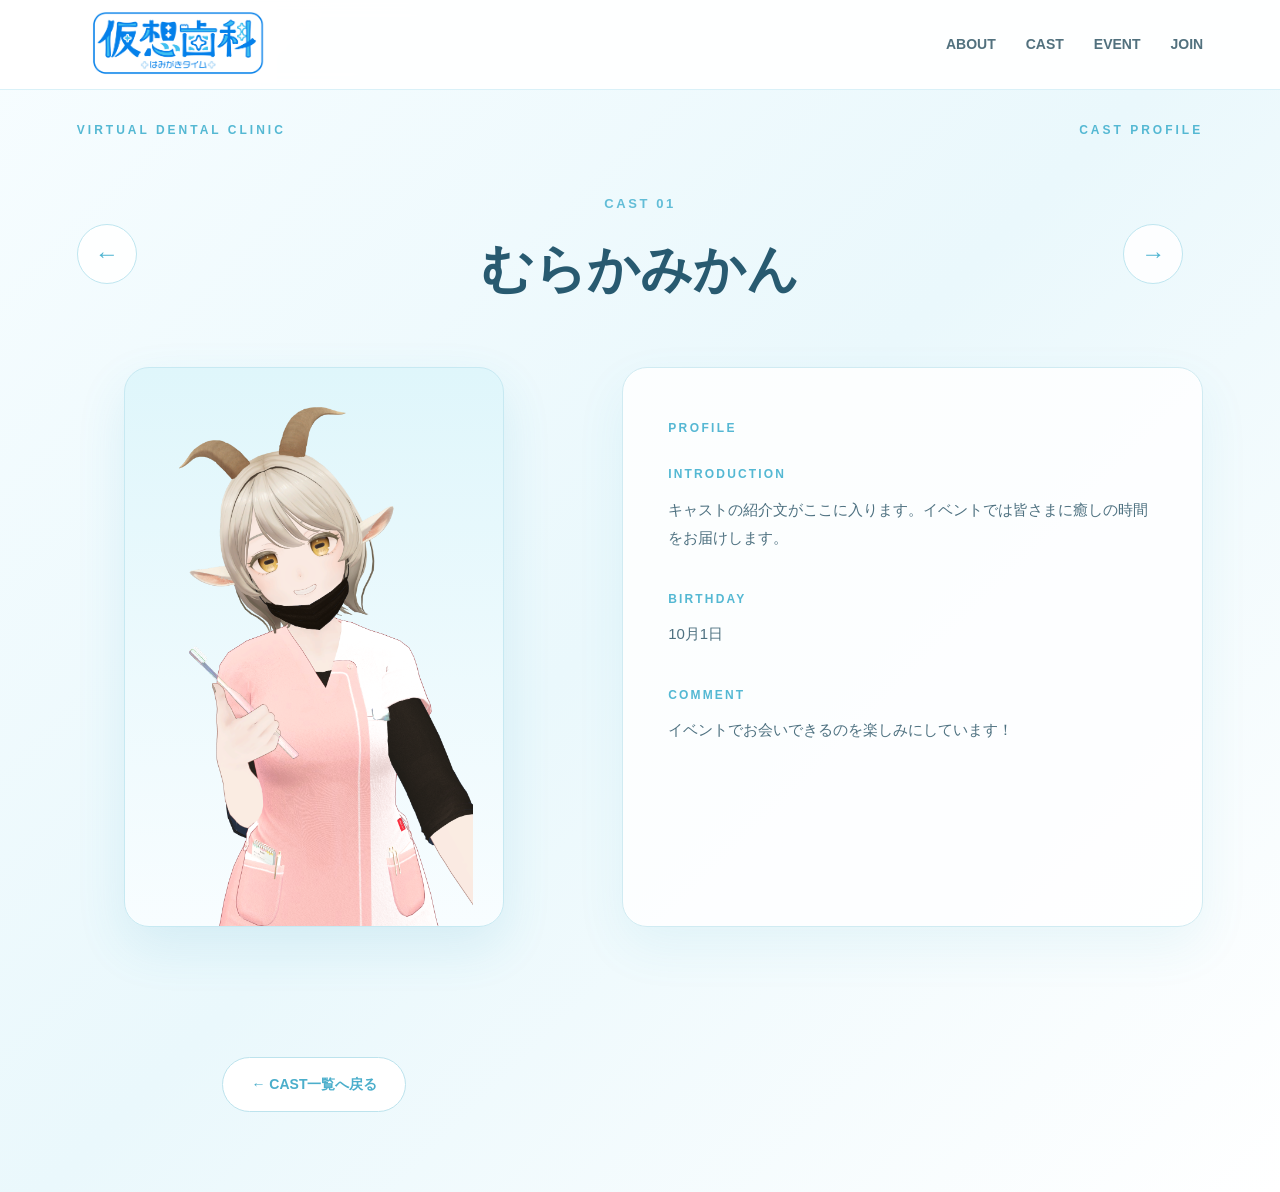
<file: cast.html>
<!DOCTYPE html>
<html lang="ja">

<head>
    <meta charset="UTF-8">
    <meta name="viewport" content="width=device-width, initial-scale=1.0">

    <title>CAST | 仮想歯科 はみがきタイム</title>

    <link rel="stylesheet" href="style.css">
</head>

<body>

    <!-- ヘッダー -->
    <header class="header">

        <a href="index.html" class="logo">
            <img src="ロゴ横長.png" alt="仮想歯科 はみがきタイム">
        </a>

        <nav class="nav">
            <a href="index.html#about">ABOUT</a>
            <a href="index.html#cast">CAST</a>
            <a href="index.html#event">EVENT</a>
            <a href="index.html#join">JOIN</a>
        </nav>

    </header>


    <!-- CAST詳細 -->
    <main class="cast-detail">

        <div class="cast-detail-inner">

            <div class="cast-detail-header">
                <span>VIRTUAL DENTAL CLINIC</span>
                <span>CAST PROFILE</span>
            </div>


            <!-- キャスト名 -->
            <div class="cast-detail-nav">

                <button
                    id="detail-prev"
                    class="detail-arrow"
                    type="button">
                    ←
                </button>

                <div class="detail-cast-name">

                    <span id="detail-number">
                        CAST 01
                    </span>

                    <h1 id="detail-name">
                        むらかみかん
                    </h1>

                </div>

                <button
                    id="detail-next"
                    class="detail-arrow"
                    type="button">
                    →
                </button>

            </div>


            <!-- キャスト紹介 -->
            <div class="cast-detail-content">


                <!-- 左：立ち絵 -->
                <div class="detail-character">

                    <div class="character-placeholder">

                        <img id="detail-character-image" src="images/cast.1.png" alt="キャストの立ち絵">

                    </div>

                </div>


                <!-- 右：プロフィール -->
                <div class="detail-profile">

    <span class="profile-label">
        PROFILE
    </span>

    <div class="profile-section">

        <span class="profile-section-title">
            INTRODUCTION
        </span>

        <p id="detail-description">
            キャストの紹介文がここに入ります。
        </p>

    </div>

    <div class="profile-section">

        <span class="profile-section-title">
            BIRTHDAY
        </span>

        <p id="detail-birthday">
            1月1日
        </p>

    </div>

    <div class="profile-section">

        <span class="profile-section-title">
            COMMENT
        </span>

        <p id="detail-info-comment">
            イベントでお会いできるのを楽しみにしています！
        </p>

    </div>

</div>


            <!-- CAST一覧へ -->
            <a
                href="index.html#cast"
                class="detail-back">

                ← CAST一覧へ戻る

            </a>

        </div>

    </main>


    <script src="cast.js"></script>

</body>

</html>
</file>
<file: style.css>
/* ========================================
   仮想歯科 はみがきタイム
   メインスタイル
======================================== */

/* ---------- 基本設定 ---------- */

* {
    margin: 0;
    padding: 0;
    box-sizing: border-box;
}

html {
    scroll-behavior: smooth;
}

body {
    font-family:
        "Noto Sans JP",
        "Yu Gothic",
        "Hiragino Kaku Gothic ProN",
        sans-serif;

    color: #34505f;
    background: #f8fdff;
    line-height: 1.8;
}


/* ---------- ヘッダー ---------- */

.header {
    position: fixed;
    top: 0;
    left: 0;

    width: 100%;
    height: 90px;

    display: flex;
    align-items: center;
    justify-content: space-between;

    padding: 0 6%;

    background: rgba(255, 255, 255, 0.92);

    border-bottom: 1px solid #d9f1f8;

    backdrop-filter: blur(10px);

    z-index: 1000;
}


/* ロゴ */

.logo {
    display: flex;
    align-items: center;

    text-decoration: none;

    height: 100%;
}

.logo img {
    width: 200px;
    height: auto;

    display: block;
}


/* ナビ */

.nav {
    display: flex;
    gap: 30px;
}

.nav a {
    color: #52717e;

    text-decoration: none;

    font-size: 14px;
    font-weight: bold;

    transition: 0.3s;
}

.nav a:hover {
    color: #27a9d0;
}


/* ---------- HERO ---------- */

.hero {
    min-height: 100vh;

    padding:
        150px
        8%
        80px;

    display: flex;
    align-items: center;
    justify-content: space-between;

    position: relative;

    overflow: hidden;

    background:
        linear-gradient(
            135deg,
            #ffffff 0%,
            #effbff 100%
        );
}


/* 背景の円 */

.hero::before {
    content: "";

    position: absolute;

    width: 550px;
    height: 550px;

    right: -180px;
    top: 80px;

    border-radius: 50%;

    background: #dff7ff;

    opacity: 0.8;
}


/* HERO文字 */

.hero-content {
    position: relative;
    z-index: 2;

    max-width: 700px;
}

.hero-subtitle {
    color: #35a8ca;

    font-size: 14px;

    font-weight: bold;

    letter-spacing: 4px;

    margin-bottom: 20px;
}

.hero h1 {
    color: #315866;

    font-size: clamp(48px, 7vw, 90px);

    line-height: 1.15;

    margin-bottom: 30px;
}

.hero h1 span {
    color: #28a8ce;
}

.hero-description {
    color: #66818c;

    font-size: 18px;

    margin-bottom: 40px;
}


/* HEROボタン */

.hero-button {
    display: inline-block;

    padding: 15px 35px;

    border-radius: 50px;

    background: #35afd2;

    color: white;

    text-decoration: none;

    font-weight: bold;

    box-shadow:
        0 10px 25px rgba(53, 175, 210, 0.25);

    transition: 0.3s;
}

.hero-button:hover {
    transform: translateY(-5px);

    box-shadow:
        0 15px 30px rgba(53, 175, 210, 0.35);
}


/* HEROの歯 */

.hero-tooth {
    position: relative;

    z-index: 2;

    width: 330px;
    height: 330px;

    display: flex;
    align-items: center;
    justify-content: center;

    border-radius: 50%;

    background: white;

    font-size: 150px;

    box-shadow:
        0 25px 60px rgba(50, 150, 180, 0.15);

    animation: floating 4s ease-in-out infinite;
}


/* 浮遊アニメーション */

@keyframes floating {

    0% {
        transform: translateY(0);
    }

    50% {
        transform: translateY(-15px);
    }

    100% {
        transform: translateY(0);
    }

}


/* ---------- 共通セクション ---------- */

.section {
    padding: 120px 8%;
}


/* セクションタイトル */

.section-title {
    text-align: center;

    margin-bottom: 70px;
}

.section-title p {
    color: #35afd2;

    font-size: 13px;

    font-weight: bold;

    letter-spacing: 4px;

    margin-bottom: 10px;
}

.section-title h2 {
    color: #345967;

    font-size: 40px;

    margin-bottom: 15px;
}

.section-title span {
    color: #78909a;

    font-size: 15px;
}


/* ---------- ABOUT ---------- */

.about {
    background: white;
}

.about-content {
    max-width: 1100px;

    margin: 0 auto;

    display: grid;

    grid-template-columns:
        1fr
        350px;

    gap: 70px;

    align-items: center;
}


.about-text p {
    color: #607b86;

    font-size: 16px;

    margin-bottom: 25px;
}


.about-card {
    padding: 45px 30px;

    text-align: center;

    border-radius: 25px;

    background: #effaff;

    border: 1px solid #d8f3fa;

    transition: 0.3s;
}

.about-card:hover {
    transform: translateY(-8px);

    box-shadow:
        0 15px 35px rgba(60, 170, 200, 0.12);
}

.card-icon {
    font-size: 60px;

    margin-bottom: 20px;
}

.about-card h3 {
    color: #2e91ad;

    font-size: 22px;

    margin-bottom: 10px;
}

.about-card p {
    color: #718993;
}


/* ---------- CAST ---------- */

.cast {
    background: #f4fbfd;
}


/* 横スクロール */

.cast-grid {
    max-width: 1200px;
    margin: 0 auto;

    display: flex;
    gap: 25px;

    overflow-x: auto;
    overflow-y: hidden;

    padding: 10px 10px 30px;

    scroll-snap-type: x mandatory;

    scrollbar-width: thin;
    scrollbar-color: #8ed8e8 transparent;
}


/* スクロールバー */

.cast-grid::-webkit-scrollbar {
    height: 8px;
}

.cast-grid::-webkit-scrollbar-track {
    background: transparent;
}

.cast-grid::-webkit-scrollbar-thumb {
    background: #8ed8e8;
    border-radius: 10px;
}


/* キャストカード */

.cast-card {
    flex: 0 0 260px;

    background: white;

    border-radius: 20px;

    overflow: hidden;

    border: 1px solid #e0f1f5;

    scroll-snap-align: start;

    transition: 0.3s;
}


.cast-card:hover {
    transform: translateY(-8px);

    box-shadow:
        0 15px 30px rgba(60, 160, 190, 0.12);
}


/* キャスト画像 */

.cast-image {
    height: 300px;

    display: flex;

    align-items: center;
    justify-content: center;

    background:
        linear-gradient(
            135deg,
            #dff7ff,
            #effcff
        );

    color: #55a9be;

    font-size: 14px;

    font-weight: bold;

    letter-spacing: 2px;
}


.cast-card h3 {
    color: #385d69;

    font-size: 18px;

    padding:
        15px
        18px
        0;
}


.cast-card p {
    color: #8a9ba1;

    font-size: 13px;

    padding:
        0
        18px
        18px;
}


/* ---------- EVENT ---------- */

.event {
    background: #f4fbfd;
}


.event-box {
    max-width: 1000px;

    margin: 0 auto;

    display: grid;

    grid-template-columns:
        repeat(2, 1fr);

    gap: 20px;
}


.event-item {
    display: flex;

    align-items: center;

    gap: 20px;

    padding: 30px;

    border-radius: 20px;

    background: #ffffff;

    border: 1px solid #ddf2f6;

    transition: 0.3s;
}

.event-item:hover {
    transform: translateY(-5px);
}


.event-icon {
    width: 60px;
    height: 60px;

    display: flex;

    align-items: center;
    justify-content: center;

    border-radius: 50%;

    background: white;

    font-size: 27px;

    flex-shrink: 0;
}


.event-item small {
    color: #48a9c2;

    font-size: 11px;

    letter-spacing: 2px;

    font-weight: bold;
}


.event-item h3 {
    color: #3b626e;

    font-size: 18px;
}


.event-item p {
    color: #78919a;

    font-size: 14px;
}


/* ---------- JOIN ---------- */

.join {
    background: #ffffff;
    text-align: center;
}


.join-buttons {
    max-width: 700px;

    margin: 0 auto;

    display: grid;

    grid-template-columns:
        repeat(2, 1fr);

    gap: 20px;
}


.join-button {
    display: flex;

    align-items: center;

    gap: 20px;

    padding: 25px;

    background: white;

    border-radius: 20px;

    color: #426773;

    text-decoration: none;

    text-align: left;

    border: 1px solid #d9eff4;

    transition: 0.3s;
}


.join-button:hover {
    transform: translateY(-7px);

    box-shadow:
        0 15px 30px rgba(60, 160, 190, 0.15);
}


.join-button > span {
    width: 55px;
    height: 55px;

    display: flex;

    align-items: center;
    justify-content: center;

    border-radius: 50%;

    background: #e4f8fc;

    color: #269fbe;

    font-weight: bold;
}


.join-button small {
    display: block;

    color: #45a8c1;

    font-size: 10px;

    letter-spacing: 2px;
}


.join-button strong {
    font-size: 17px;
}


/* ---------- NOTICE ---------- */

.notice {
    background: #eaf7fb;
}


.notice-box {
    max-width: 850px;

    margin: 0 auto;

    padding: 35px 45px;

    border-radius: 20px;

    background: #f7fbfc;

    border: 1px solid #e0eff2;
}


.notice-box li {
    color: #6d838b;

    margin-bottom: 12px;
}

.notice-box li:last-child {
    margin-bottom: 0;
}


/* ---------- FOOTER ---------- */

.footer {
    padding: 50px 20px;

    text-align: center;

    background: #315c69;

    color: white;
}


.footer-logo {
    font-size: 20px;

    font-weight: bold;

    margin-bottom: 10px;
}


.footer p {
    font-size: 12px;

    opacity: 0.7;
}


/* ========================================
   スマートフォン対応
======================================== */

@media (max-width: 900px) {

    .nav {
        gap: 15px;
    }

    .hero {
        text-align: center;

        justify-content: center;
    }

    .hero-tooth {
        display: none;
    }

    .about-content {
        grid-template-columns: 1fr;
    }

    .cast-grid {
        grid-template-columns:
            repeat(2, 1fr);
    }

}


/* スマートフォン */

@media (max-width: 600px) {

    .header {
        height: 65px;

        padding: 0 20px;
    }

    .logo {
        font-size: 15px;
    }

    .nav {
        gap: 10px;
    }

    .nav a {
        font-size: 10px;
    }


    .hero {
        padding:
            130px
            20px
            70px;
    }

    .hero h1 {
        font-size: 48px;
    }

    .hero-description {
        font-size: 15px;
    }


    .section {
        padding:
            80px
            20px;
    }

    .section-title h2 {
        font-size: 30px;
    }


    

    .event-box {
        grid-template-columns: 1fr;
    }


    .join-buttons {
        grid-template-columns: 1fr;
    }


    .notice-box {
        padding: 25px;
    }

}
/* ========================================
   JavaScript アニメーション
======================================== */

.fade-in {
    opacity: 0;
    transform: translateY(40px);

    transition:
        opacity 0.8s ease,
        transform 0.8s ease;
}

.fade-in.show {
    opacity: 1;
    transform: translateY(0);
}


/* ---------- スクロール時のヘッダー ---------- */

.header {
    transition:
        box-shadow 0.3s ease,
        background 0.3s ease;
}

.header.scrolled {
    background: rgba(255, 255, 255, 0.97);

    box-shadow:
        0 5px 20px rgba(40, 150, 180, 0.08);
}
/* ========================================
   CAST 横スクロール
======================================== */

.cast {
    background: #f4fbfd;
}


/* スライダー全体 */

.cast-slider {
    max-width: 1250px;
    margin: 0 auto;

    display: flex;
    align-items: center;

    gap: 20px;
}


/* キャスト一覧 */

.cast-grid {
    flex: 1;
    min-width: 0;

    display: flex;
    gap: 25px;

    overflow-x: auto;

    padding: 10px 5px 30px;

    scroll-behavior: smooth;

    scroll-snap-type: x mandatory;

    scrollbar-width: thin;
    scrollbar-color: #8ed8e8 transparent;
}


/* スクロールバー */

.cast-grid::-webkit-scrollbar {
    height: 7px;
}

.cast-grid::-webkit-scrollbar-track {
    background: transparent;
}

.cast-grid::-webkit-scrollbar-thumb {
    background: #8ed8e8;
    border-radius: 10px;
}


/* キャストカード */

.cast-card {
    flex: 0 0 260px;

    background: white;

    border-radius: 20px;

    overflow: hidden;

    border: 1px solid #e0f1f5;

    scroll-snap-align: start;

    transition: 0.3s;
}

.cast-card:hover {
    transform: translateY(-8px);

    box-shadow:
        0 15px 30px rgba(60, 160, 190, 0.12);
}


/* キャスト画像 */

.cast-image {
    height: 300px;

    display: flex;

    align-items: center;
    justify-content: center;

    background:
        linear-gradient(
            135deg,
            #dff7ff,
            #effcff
        );

    color: #55a9be;

    font-size: 14px;

    font-weight: bold;

    letter-spacing: 2px;
}


/* キャスト名 */

.cast-card h3 {
    color: #385d69;

    font-size: 18px;

    padding:
        15px
        18px
        0;
}


/* 紹介文 */

.cast-card p {
    color: #8a9ba1;

    font-size: 13px;

    padding:
        0
        18px
        18px;
}


/* ========================================
   矢印ボタン
======================================== */

.cast-arrow {
    width: 56px;
    height: 56px;

    flex: 0 0 56px;

    border: none;
    border-radius: 50%;

    background: white;

    color: #35afd2;

    font-size: 42px;

    line-height: 1;

    display: flex;
    align-items: center;
    justify-content: center;

    cursor: pointer;

    box-shadow:
        0 6px 20px rgba(50, 150, 180, 0.12);

    transition:
        background 0.3s,
        color 0.3s,
        transform 0.3s;
}


.cast-arrow:hover {
    background: #35afd2;

    color: white;

    transform: scale(1.08);
}


.cast-arrow:disabled {
    opacity: 0.3;

    cursor: default;

    transform: none;
}


/* ========================================
   スマートフォン
======================================== */

@media (max-width: 600px) {

    .cast-slider {
        gap: 8px;
    }

    .cast-arrow {
        width: 44px;
        height: 44px;

        flex: 0 0 44px;

        font-size: 32px;
    }

    .cast-card {
        flex: 0 0 240px;
    }

}
@media (max-width: 600px) {

    .logo img {
        width: 150px;
    }

}

/* =================================
   CAST 詳細ページ
================================= */

.cast-detail {
    min-height: 100vh;
    padding: 120px 6% 80px;
    background: linear-gradient(
        135deg,
        #f7fdff 0%,
        #eaf8fc 50%,
        #ffffff 100%
    );
}

.cast-detail-inner {
    max-width: 1200px;
    margin: 0 auto;
}

/* 上部タイトル */

.cast-detail-header {
    display: flex;
    justify-content: space-between;
    align-items: center;

    margin-bottom: 50px;

    color: #54b8d3;
    font-size: 12px;
    font-weight: 700;
    letter-spacing: 0.25em;
}


/* キャスト名・左右矢印 */

.cast-detail-nav {
    display: grid;
    grid-template-columns: 80px 1fr 80px;

    align-items: center;

    margin-bottom: 50px;
}

.detail-cast-name {
    text-align: center;
}

.detail-cast-name span {
    display: block;

    margin-bottom: 8px;

    color: #62bdd7;

    font-size: 13px;
    font-weight: 700;

    letter-spacing: 0.2em;
}

.detail-cast-name h1 {
    margin: 0;

    color: #285a70;

    font-size: clamp(32px, 5vw, 52px);
}


/* 左右矢印 */

.detail-arrow {
    width: 60px;
    height: 60px;

    border: 1px solid #bfe6f0;
    border-radius: 50%;

    background: rgba(255, 255, 255, 0.9);

    color: #4db4d1;

    font-size: 24px;

    cursor: pointer;

    transition: 0.3s;
}

.detail-arrow:hover {
    transform: scale(1.1);

    background: #ffffff;
}


/* メイン部分 */

.cast-detail-content {
    display: grid;

    grid-template-columns: 0.9fr 1.1fr;

    gap: 70px;

    align-items: center;
}


/* 立ち絵 */

.detail-character {
    display: flex;

    justify-content: center;
    align-items: center;
}

.character-placeholder {
    width: min(100%, 380px);
    height: 560px;

    display: flex;

    justify-content: center;
    align-items: center;

    border: 1px solid #c7e9f2;
    border-radius: 25px;

    background: linear-gradient(
        180deg,
        #dff6fb,
        #f8fdff
    );

    box-shadow:
        0 20px 50px rgba(50, 160, 190, 0.12);

    color: #66bdd5;

    font-size: 20px;
    font-weight: 700;

    letter-spacing: 0.15em;
}


/* プロフィール */

.detail-profile {
    padding: 45px;

    border: 1px solid #d0ebf2;
    border-radius: 25px;

    background: rgba(255, 255, 255, 0.85);

    box-shadow:
        0 20px 50px rgba(50, 160, 190, 0.08);
}

.profile-label {
    display: inline-block;

    margin-bottom: 20px;

    color: #55b7d3;

    font-size: 12px;
    font-weight: 700;

    letter-spacing: 0.2em;
}

.detail-profile h2 {
    margin: 0 0 25px;

    color: #285a70;

    font-size: 32px;
}

.detail-profile p {
    margin-bottom: 40px;

    color: #628493;

    font-size: 16px;
    line-height: 2;
}


/* プロフィール情報 */

.profile-info {
    display: flex;

    flex-direction: column;

    gap: 18px;
}

.profile-info div {
    padding: 18px 20px;

    border-radius: 12px;

    background: #f3fbfd;
}

.profile-info span {
    display: block;

    margin-bottom: 5px;

    color: #69bdd4;

    font-size: 11px;

    letter-spacing: 0.15em;
}

.profile-info strong {
    color: #3d6878;

    font-size: 15px;
}


/* CAST一覧へ戻る */

.detail-back {
    display: block;

    width: fit-content;

    margin: 60px auto 0;

    padding: 14px 28px;

    border: 1px solid #bde3ed;
    border-radius: 30px;

    background: #ffffff;

    color: #4baecb;

    font-size: 14px;
    font-weight: 700;

    text-decoration: none;

    cursor: pointer;

    transition: 0.3s;
}

.detail-back:hover {
    background: #eefaff;

    transform: translateY(-3px);
}


/* =================================
   スマホ
================================= */

@media (max-width: 700px) {

    .cast-detail {
        padding: 110px 20px 60px;
    }

    .cast-detail-header {
        margin-bottom: 35px;
    }

    .cast-detail-nav {
        grid-template-columns: 50px 1fr 50px;

        margin-bottom: 35px;
    }

    .detail-arrow {
        width: 45px;
        height: 45px;

        font-size: 18px;
    }

    .cast-detail-content {
        grid-template-columns: 1fr;

        gap: 30px;
    }

    .character-placeholder {
        width: 260px;
        height: 380px;
    }

    .detail-profile {
        padding: 30px 25px;
    }

    .detail-profile h2 {
        font-size: 26px;
    }

    .detail-profile p {
        font-size: 14px;
    }
}

/* =================================
   PROFILE 項目の文字を統一
================================= */

.profile-section-title {
    display: block;
    margin-bottom: 10px;

    color: #54b8d3;
    font-size: 12px;
    font-weight: 700;
    letter-spacing: 0.18em;
}

/* 紹介文・誕生日・コメント */
.profile-section p {
    margin: 0;

    color: #4e7180;
    font-size: 15px;
    font-weight: 400;
    line-height: 1.9;
}

/* 所属イベント */
.event-list {
    margin: 0;
    padding: 0;

    list-style: none;
}

.event-list li {
    position: relative;

    margin-bottom: 8px;
    padding-left: 18px;

    color: #4e7180;
    font-size: 15px;
    font-weight: 400;
    line-height: 1.8;
}

.event-list li::before {
    content: "•";

    position: absolute;
    left: 0;

    color: #54b8d3;
    font-weight: 700;
}

/* 各項目の間隔 */
.profile-section {
    padding: 18px 0;
}

.profile-section:first-of-type {
    padding-top: 5px;
}

/* 立ち絵とプロフィールの高さを揃える */
.cast-detail-content {
    display: grid;
    grid-template-columns: 0.9fr 1.1fr;
    gap: 70px;
    align-items: stretch;
}

.detail-character,
.detail-profile {
    height: 560px;
    box-sizing: border-box;
}

.detail-character {
    display: flex;
    justify-content: center;
    align-items: center;
}

.detail-profile {
    overflow-y: auto;
}

/* スマホ表示 */
@media (max-width: 700px) {
    .cast-detail-content {
        grid-template-columns: 1fr;
        gap: 30px;
    }

    .detail-character,
    .detail-profile {
        height: auto;
        min-height: 380px;
    }
}

/* ===== 院長紹介 ===== */
.director-section {
  padding: 80px 5%;
  background: #ffffff;
  overflow: hidden;
}

.director-inner {
  display: grid;
  grid-template-columns: 1.1fr 0.9fr;
  align-items: center;
  gap: 48px;
  max-width: 1200px;
  margin: 0 auto;
}

.director-text {
  min-width: 0;
}

.director-label {
  margin: 0 0 18px;
  color: #438da5;
  font-size: 13px;
  font-weight: bold;
  letter-spacing: 3px;
}

.director-heading {
  margin: 0 0 28px;
  color: #438da5;
  font-size: clamp(25px, 3vw, 36px);
  line-height: 1.7;
}

.director-description {
  color: #465f68;
  font-size: 15px;
  line-height: 2;
}

.director-description p {
  margin: 0 0 16px;
}

.director-name {
  margin: 28px 0 20px;
  color: #28596a;
  font-size: 20px;
  font-weight: bold;
}

.director-message-title {
  margin: 0 0 8px;
  color: #438da5;
  font-size: 16px;
}

.director-message {
  margin: 0;
  padding-left: 14px;
  border-left: 3px solid #8ccbdc;
  color: #526b74;
  font-size: 14px;
  line-height: 1.9;
}

.director-image {
  width: 100%;
  min-width: 0;
}

.director-image img {
  display: block;
  width: 100%;
  height: 560px;
  object-fit: cover;
  object-position: center;
  border-radius: 18px;
  background: #e5f5f9;
  box-shadow: 0 12px 32px rgba(63, 133, 153, 0.12);
}

@media (max-width: 700px) {
  .director-section {
    padding: 52px 6%;
  }

  .director-inner {
    grid-template-columns: 1fr;
    gap: 28px;
  }

  .director-heading {
    font-size: 27px;
  }

  .director-description {
    font-size: 14px;
  }

  .director-image img {
    height: auto;
    max-height: 480px;
    aspect-ratio: 4 / 3;
  }
}

/* キャストカードの画像エリア */
.cast-image {
    height: 300px;
    padding: 0;
    overflow: hidden;
    display: flex;
    justify-content: center;
    align-items: flex-end;
    background: linear-gradient(135deg, #e9faff, #f8fdff);
}

/* キャラクター全体を表示 */
.cast-image img {
    display: block;
    width: 100%;
    height: 100%;
    object-fit: contain;
    object-position: center bottom;
}

/* キャスト名 */
.cast-card h3 {
    margin: 0;
    padding: 16px;
    background: #ffffff;
}


/* 詳細ページのキャスト画像 */
#detail-character-image {
    display: block;
    width: 100%;
    height: 100%;
    object-fit: contain;
    object-position: center bottom;
}

.character-placeholder:has(#detail-character-image) {
    padding: 0;
    overflow: hidden;
}
</file>
